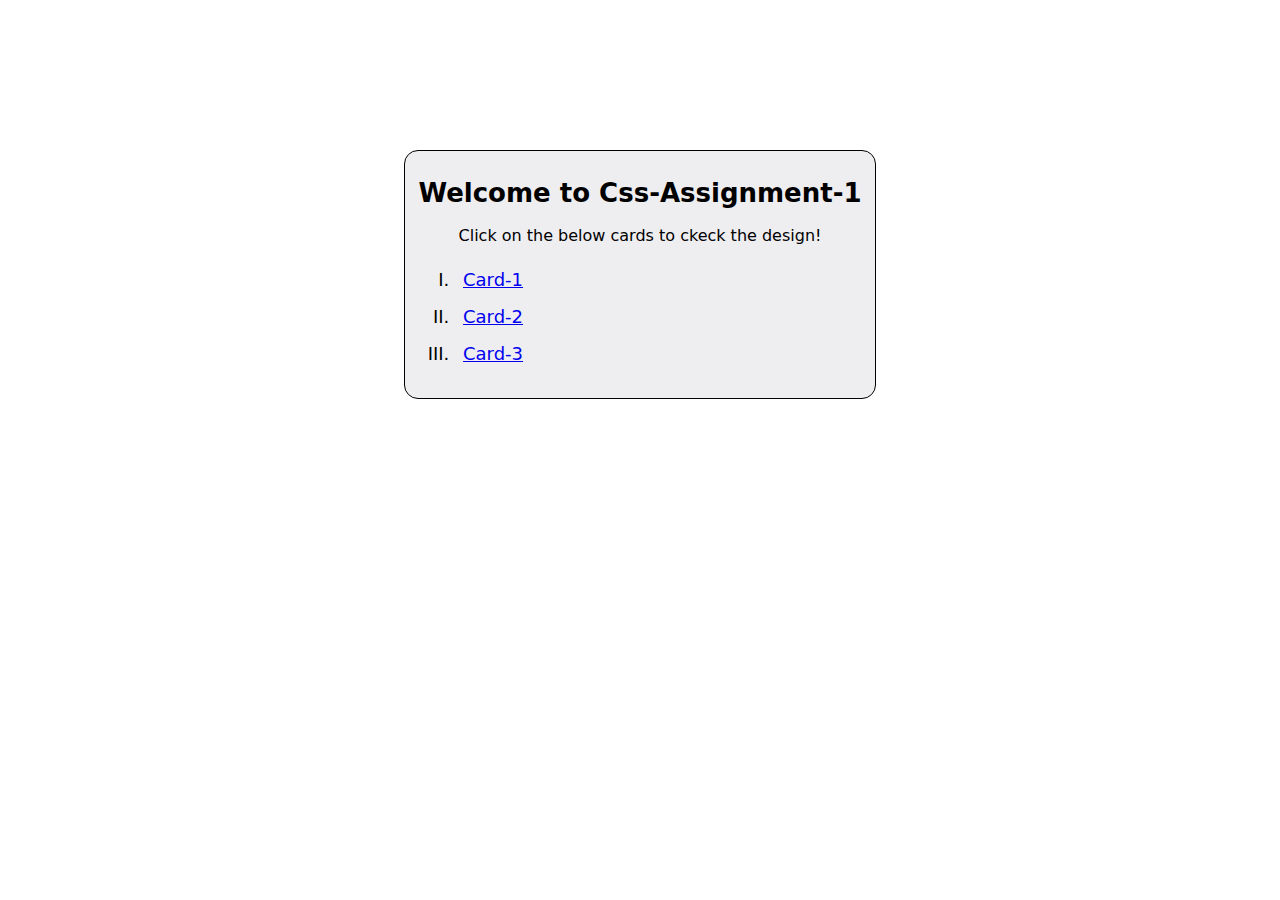
<file: CSS-Assignments/Assignment-1/Index.html>
<!DOCTYPE html>
<html lang="en">
<head>
    <meta charset="UTF-8">
    <meta name="viewport" content="width=device-width, initial-scale=1.0">
    <title>Intro to Css Assignement</title>
    <style>
        body{
            font-family: system-ui, -apple-system, BlinkMacSystemFont, 'Segoe UI', Roboto, Oxygen, Ubuntu, Cantarell, 'Open Sans', 'Helvetica Neue', sans-serif;
        }
        .box{
            width: 450px;
            border: 1px solid black;
            background-color: rgb(238,237,240);
            padding: 10px;
            margin: 150px auto;
            border-radius: 14px;
        }
        h1{
            text-align: center;
            font-size: 26px;
        }
        p{
            text-align: center;
            font-size: 16px;
        }
        ol > li{
            font-size: 18px;
            padding: 8px;
        }
    </style>
</head>
<body>
    <div class="box">
         <h1>Welcome to Css-Assignment-1</h1>
         <p>Click on the below cards to ckeck the design!</p>
            <ol type="I">
            <li><a href="card1.html" target="_blank">Card-1</a></li>
            <li><a href="card2.html" target="_blank">Card-2</a></li>
            <li><a href="card3.html" target="_blank">Card-3</a></li>
         </ol>
    </div>
   
</body>
</html>
</file>
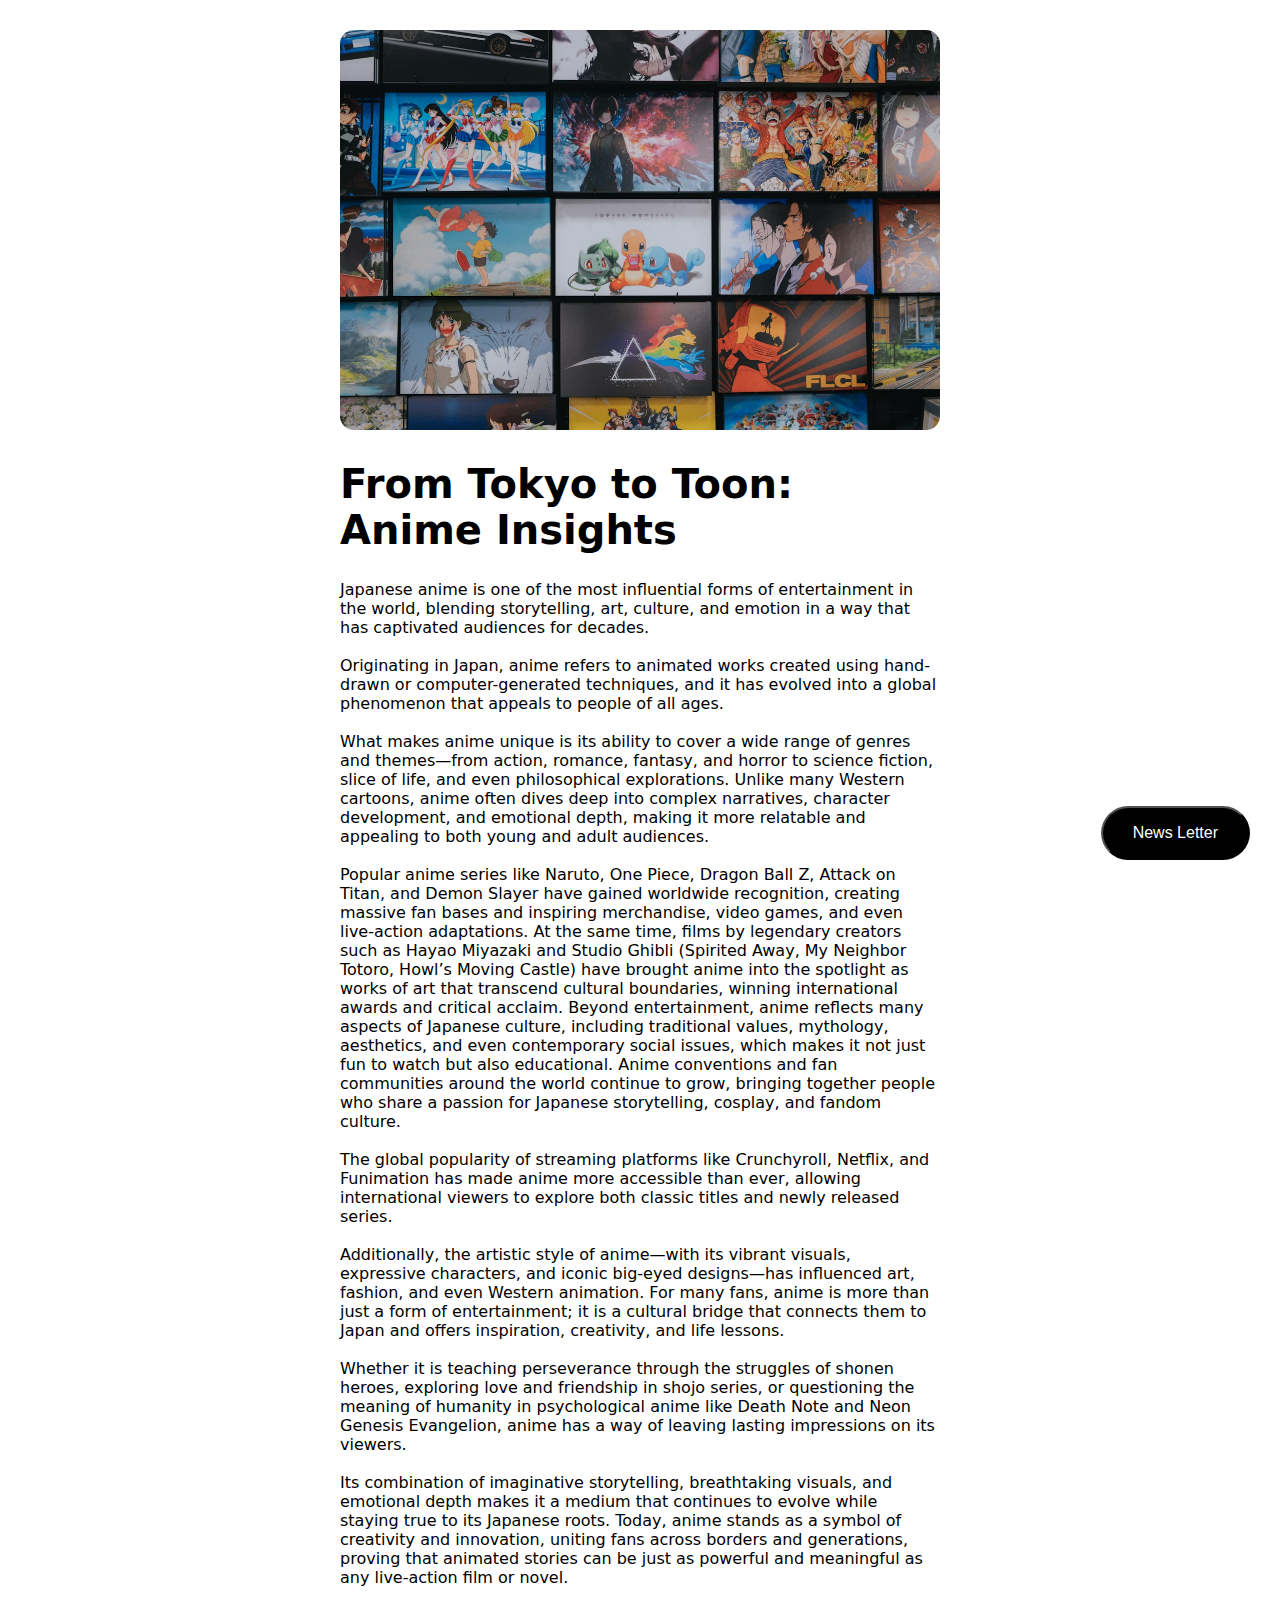
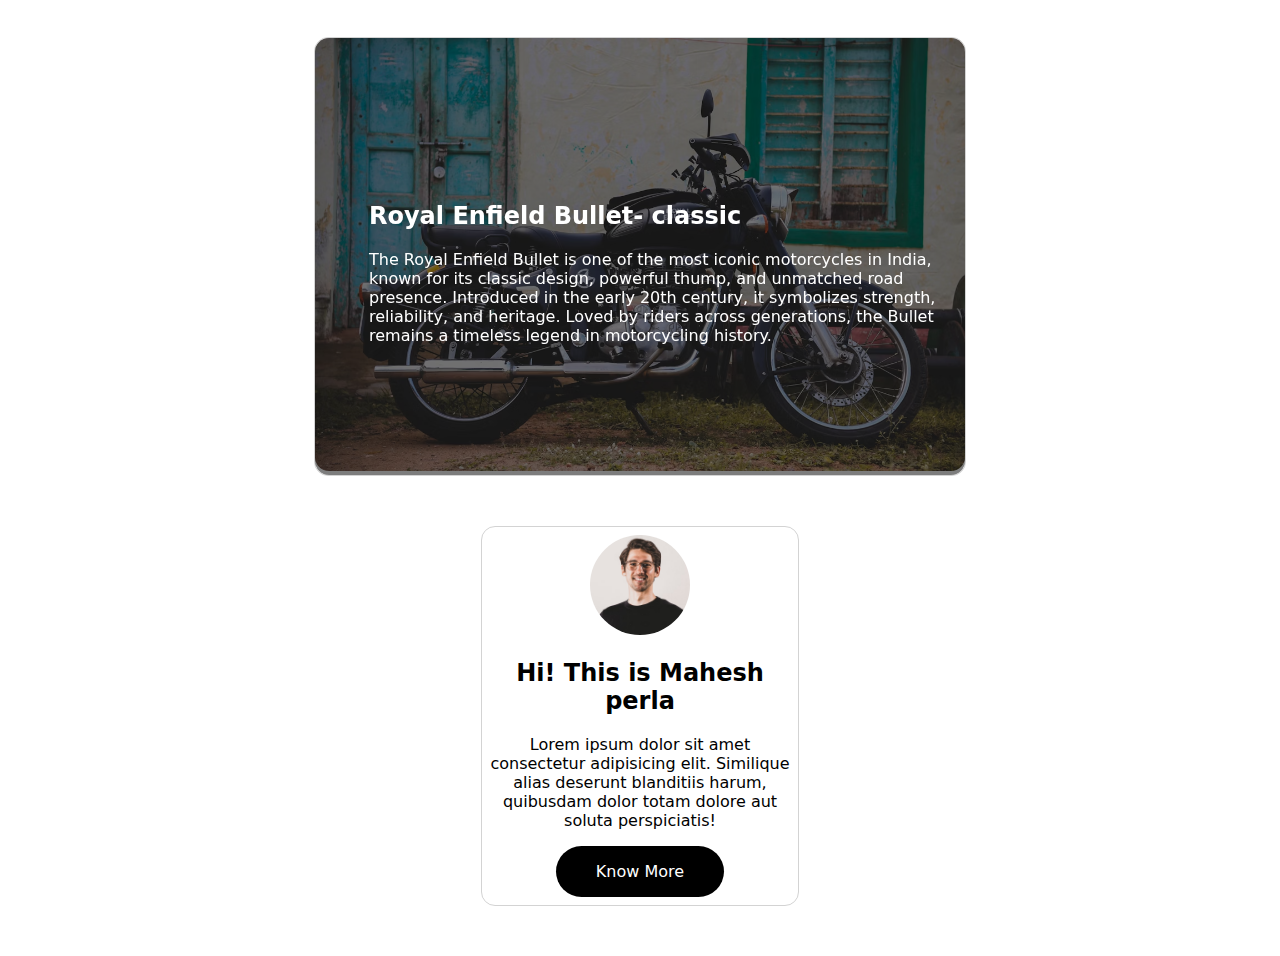
<file: CSS-Assignments/Assignment-2/index.html>
<!DOCTYPE html>
<html lang="en">
  <head>
    <meta charset="UTF-8" />
    <meta name="viewport" content="width=device-width, initial-scale=1.0" />
    <title>Assignment-Postions&display props</title>
    <link rel="stylesheet" href="index.css" />
  </head>
  <body>
    <!-- this includes all the topics covered from session with differnet
    examples. -->

    <!-- 1.craete a blog on Topic:Anime -->
    <div class="blog">
      <button class="newsletter-btn">News Letter</button>
      <img src="anime.avif" alt="" class="blog-img" />
      <h1 class="blog-title">From Tokyo to Toon: Anime Insights</h1>
      <p>
        Japanese anime is one of the most influential forms of entertainment in
        the world, blending storytelling, art, culture, and emotion in a way
        that has captivated audiences for decades. <br /><br />Originating in
        Japan, anime refers to animated works created using hand-drawn or
        computer-generated techniques, and it has evolved into a global
        phenomenon that appeals to people of all ages. <br /><br />What makes
        anime unique is its ability to cover a wide range of genres and
        themes—from action, romance, fantasy, and horror to science fiction,
        slice of life, and even philosophical explorations. Unlike many Western
        cartoons, anime often dives deep into complex narratives, character
        development, and emotional depth, making it more relatable and appealing
        to both young and adult audiences. <br /><br />
        Popular anime series like Naruto, One Piece, Dragon Ball Z, Attack on
        Titan, and Demon Slayer have gained worldwide recognition, creating
        massive fan bases and inspiring merchandise, video games, and even
        live-action adaptations. At the same time, films by legendary creators
        such as Hayao Miyazaki and Studio Ghibli (Spirited Away, My Neighbor
        Totoro, Howl’s Moving Castle) have brought anime into the spotlight as
        works of art that transcend cultural boundaries, winning international
        awards and critical acclaim. Beyond entertainment, anime reflects many
        aspects of Japanese culture, including traditional values, mythology,
        aesthetics, and even contemporary social issues, which makes it not just
        fun to watch but also educational. Anime conventions and fan communities
        around the world continue to grow, bringing together people who share a
        passion for Japanese storytelling, cosplay, and fandom culture.
        <br /><br />
        The global popularity of streaming platforms like Crunchyroll, Netflix,
        and Funimation has made anime more accessible than ever, allowing
        international viewers to explore both classic titles and newly released
        series. <br /><br />Additionally, the artistic style of anime—with its
        vibrant visuals, expressive characters, and iconic big-eyed designs—has
        influenced art, fashion, and even Western animation. For many fans,
        anime is more than just a form of entertainment; it is a cultural bridge
        that connects them to Japan and offers inspiration, creativity, and life
        lessons. <br /><br />Whether it is teaching perseverance through the
        struggles of shonen heroes, exploring love and friendship in shojo
        series, or questioning the meaning of humanity in psychological anime
        like Death Note and Neon Genesis Evangelion, anime has a way of leaving
        lasting impressions on its viewers.<br /><br />
        Its combination of imaginative storytelling, breathtaking visuals, and
        emotional depth makes it a medium that continues to evolve while staying
        true to its Japanese roots. Today, anime stands as a symbol of
        creativity and innovation, uniting fans across borders and generations,
        proving that animated stories can be just as powerful and meaningful as
        any live-action film or novel.
      </p>
    </div>

    <!-- create a card with postions props ie, abosolute and relative  -->

    <div class="card">
      <img src="motorcycle.avif" alt="" class="card-img" />
      <div class="text">
        <h2>Royal Enfield Bullet- classic</h2>
        <p>
          The Royal Enfield Bullet is one of the most iconic motorcycles in
          India, known for its classic design, powerful thump, and unmatched
          road presence. Introduced in the early 20th century, it symbolizes
          strength, reliability, and heritage. Loved by riders across
          generations, the Bullet remains a timeless legend in motorcycling
          history.
        </p>
      </div>
      <div class="transparent-layer"></div>
    </div>

    <!-- create a card realated display properties howw an anochor tag works ie, inline in nature -->

    <div class="card2 center">
      <img src="user.avif" alt="" class="user-img" />
      <h2>Hi! This is Mahesh perla</h2>
      <p>
        Lorem ipsum dolor sit amet consectetur adipisicing elit. Similique alias
        deserunt blanditiis harum, quibusdam dolor totam dolore aut soluta
        perspiciatis!
      </p>
      <a href="" class="link">Know More</a>
    </div>
  </body>
</html>
</file>
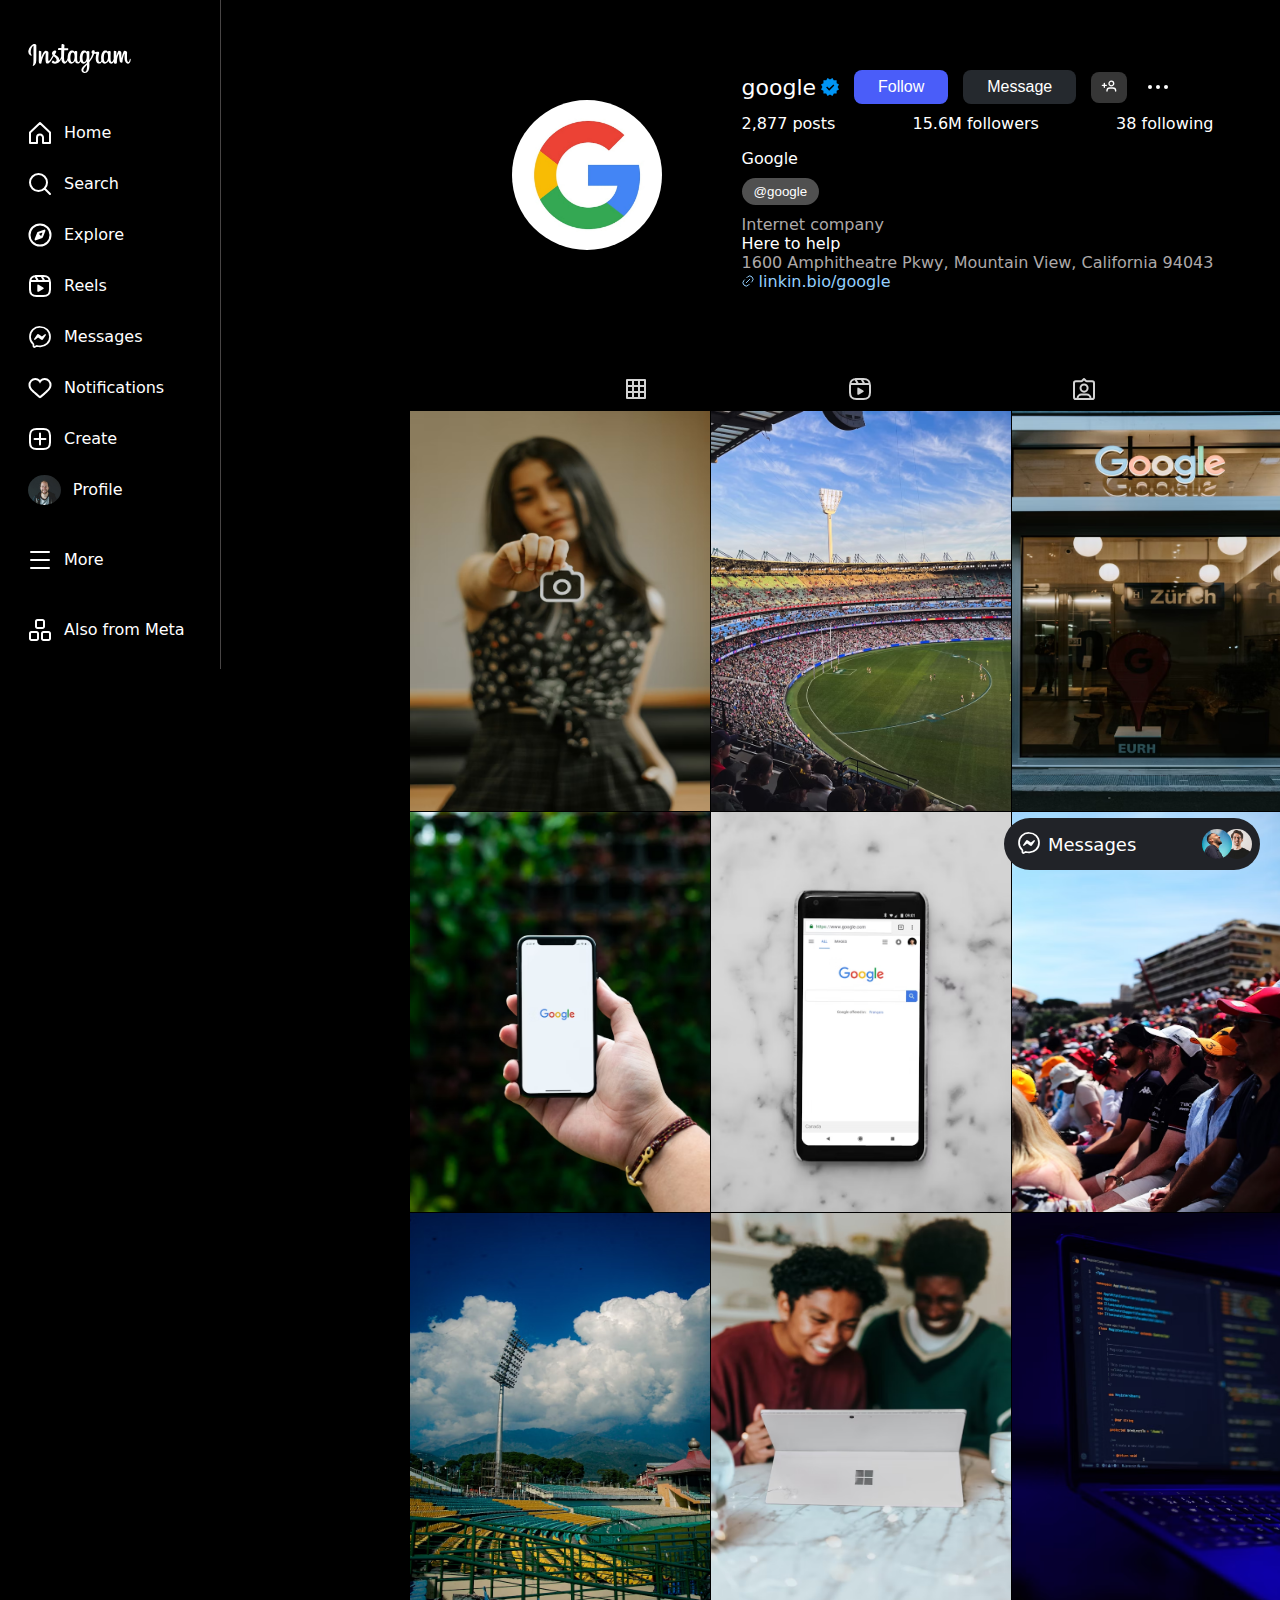
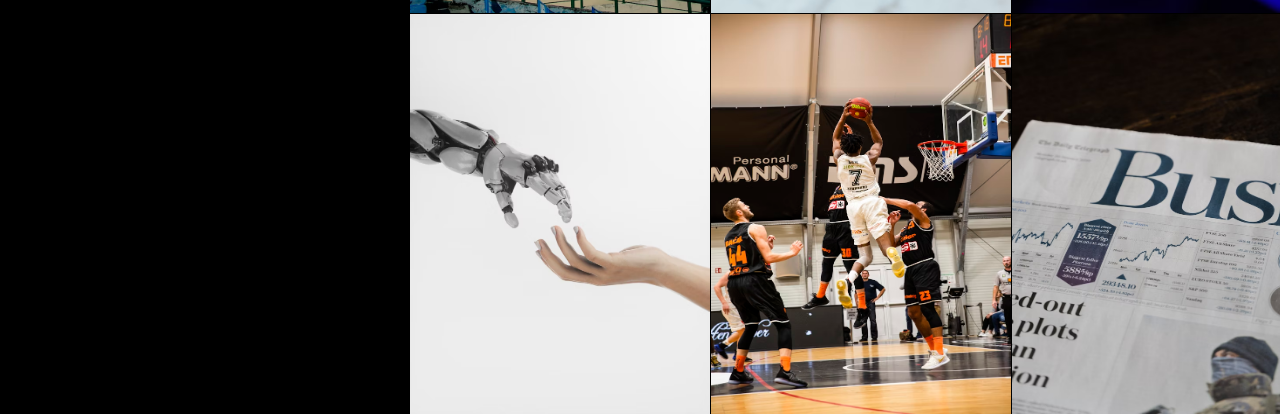
<file: CSS-Assignments/Assignment-3/index.html>
<!DOCTYPE html>
<html lang="en">
<head>
    <meta charset="UTF-8">
    <meta name="viewport" content="width=device-width, initial-scale=1.0">
    <title>FlexxBox Assignment</title>
    <link rel="stylesheet" href="index.css">
</head>
<body>
    

    <div class="page">


        <div class="side-bar">
            <div class="insta-logo">
              <svg width="103" height="29" fill="currentColor" aria-label="Instagram" class="x1lliihq x1n2onr6 x5n08af" viewBox="32 4 113 32"><path fill-rule="evenodd" d="M37.82 4.11c-2.32.97-4.86 3.7-5.66 7.13-1.02 4.34 3.21 6.17 3.56 5.57.4-.7-.76-.94-1-3.2-.3-2.9 1.05-6.16 2.75-7.58.32-.27.3.1.3.78l-.06 14.46c0 3.1-.13 4.07-.36 5.04-.23.98-.6 1.64-.33 1.9.32.28 1.68-.4 2.46-1.5a8.13 8.13 0 0 0 1.33-4.58c.07-2.06.06-5.33.07-7.19 0-1.7.03-6.71-.03-9.72-.02-.74-2.07-1.51-3.03-1.1Zm82.13 14.48a9.4 9.4 0 0 1-.88 3.75c-.85 1.72-2.63 2.25-3.39-.22-.4-1.34-.43-3.59-.13-5.47.3-1.9 1.14-3.35 2.53-3.22 1.38.13 2.02 1.9 1.87 5.16M96.8 28.57c-.02 2.67-.44 5.01-1.34 5.7-1.29.96-3 .23-2.65-1.72.31-1.72 1.8-3.48 4-5.64zm-.35-10a10.6 10.6 0 0 1-.88 3.77c-.85 1.72-2.64 2.25-3.39-.22-.5-1.69-.38-3.87-.13-5.25.33-1.78 1.12-3.44 2.53-3.44 1.38 0 2.06 1.5 1.87 5.14m-13.41-.02a9.5 9.5 0 0 1-.87 3.8c-.88 1.7-2.63 2.24-3.4-.23-.55-1.77-.36-4.2-.13-5.5.34-1.95 1.2-3.32 2.53-3.2 1.38.14 2.04 1.9 1.87 5.13m61.45 1.81c-.33 0-.49.35-.61.93-.44 2.02-.9 2.48-1.5 2.48-.66 0-1.26-1-1.42-3-.12-1.58-.1-4.48.06-7.37.03-.59-.14-1.17-1.73-1.75-.68-.25-1.68-.62-2.17.58a29.7 29.7 0 0 0-2.08 7.14c0 .06-.08.07-.1-.06-.07-.87-.26-2.46-.28-5.79 0-.65-.14-1.2-.86-1.65-.47-.3-1.88-.81-2.4-.2-.43.5-.94 1.87-1.47 3.48l-.74 2.2.01-4.88c0-.5-.34-.67-.45-.7a9.5 9.5 0 0 0-1.8-.37c-.48 0-.6.27-.6.67 0 .05-.08 4.65-.08 7.87v.46c-.27 1.48-1.14 3.49-2.09 3.49s-1.4-.84-1.4-4.68c0-2.24.07-3.21.1-4.83.02-.94.06-1.65.06-1.81-.01-.5-.87-.75-1.27-.85-.4-.09-.76-.13-1.03-.11-.4.02-.67.27-.67.62v.55a3.7 3.7 0 0 0-1.83-1.49c-1.44-.43-2.94-.05-4.07 1.53a9.3 9.3 0 0 0-1.66 4.73c-.16 1.5-.1 3.01.17 4.3-.33 1.44-.96 2.04-1.64 2.04-.99 0-1.7-1.62-1.62-4.4.06-1.84.42-3.13.82-4.99.17-.8.04-1.2-.31-1.6-.32-.37-1-.56-1.99-.33-.7.16-1.7.34-2.6.47 0 0 .05-.21.1-.6.23-2.03-1.98-1.87-2.69-1.22-.42.39-.7.84-.82 1.67-.17 1.3.9 1.91.9 1.91a22.2 22.2 0 0 1-3.4 7.23v-.7c-.01-3.36.03-6 .05-6.95.02-.94.06-1.63.06-1.8 0-.36-.22-.5-.66-.67-.4-.16-.86-.26-1.34-.3-.6-.05-.97.27-.96.65v.52a3.7 3.7 0 0 0-1.84-1.49c-1.44-.43-2.94-.05-4.07 1.53a10.1 10.1 0 0 0-1.66 4.72c-.15 1.57-.13 2.9.09 4.04-.23 1.13-.89 2.3-1.63 2.3-.95 0-1.5-.83-1.5-4.67 0-2.24.07-3.21.1-4.83.02-.94.06-1.65.06-1.81 0-.5-.87-.75-1.27-.85-.42-.1-.79-.13-1.06-.1-.37.02-.63.35-.63.6v.56a3.7 3.7 0 0 0-1.84-1.49c-1.44-.43-2.93-.04-4.07 1.53-.75 1.03-1.35 2.17-1.66 4.7a16 16 0 0 0-.12 2.04c-.3 1.81-1.61 3.9-2.68 3.9-.63 0-1.23-1.21-1.23-3.8 0-3.45.22-8.36.25-8.83l1.62-.03c.68 0 1.29.01 2.19-.04.45-.02.88-1.64.42-1.84-.21-.09-1.7-.17-2.3-.18-.5-.01-1.88-.11-1.88-.11s.13-3.26.16-3.6c.02-.3-.35-.44-.57-.53a7.8 7.8 0 0 0-1.53-.44c-.76-.15-1.1 0-1.17.64-.1.97-.15 3.82-.15 3.82-.56 0-2.47-.11-3.02-.11-.52 0-1.08 2.22-.36 2.25l3.2.09-.03 6.53v.47c-.53 2.73-2.37 4.2-2.37 4.2.4-1.8-.42-3.15-1.87-4.3-.54-.42-1.6-1.22-2.79-2.1 0 0 .69-.68 1.3-2.04.43-.96.45-2.06-.61-2.3-1.75-.41-3.2.87-3.63 2.25a2.61 2.61 0 0 0 .5 2.66l.15.19c-.4.76-.94 1.78-1.4 2.58-1.27 2.2-2.24 3.95-2.97 3.95-.58 0-.57-1.77-.57-3.43 0-1.43.1-3.58.19-5.8.03-.74-.34-1.16-.96-1.54a4.3 4.3 0 0 0-1.64-.69c-.7 0-2.7.1-4.6 5.57-.23.69-.7 1.94-.7 1.94l.04-6.57c0-.16-.08-.3-.27-.4a4.7 4.7 0 0 0-1.93-.54c-.36 0-.54.17-.54.5l-.07 10.3c0 .78.02 1.69.1 2.09s.2.72.36.91c.15.2.33.34.62.4.28.06 1.78.25 1.86-.32.1-.69.1-1.43.89-4.2 1.22-4.31 2.82-6.42 3.58-7.16.13-.14.28-.14.27.07l-.22 5.32c-.2 5.37.78 6.36 2.17 6.36 1.07 0 2.58-1.06 4.2-3.74l2.7-4.5 1.58 1.46c1.28 1.2 1.7 2.36 1.42 3.45-.21.83-1.02 1.7-2.44.86-.42-.25-.6-.44-1.01-.71-.23-.15-.57-.2-.78-.04-.53.4-.84.92-1.01 1.55-.17.61.45.94 1.09 1.22.55.25 1.74.47 2.5.5 2.94.1 5.3-1.42 6.94-5.34.3 3.38 1.55 5.3 3.72 5.3 1.45 0 2.91-1.88 3.55-3.72.18.75.45 1.4.8 1.96 1.68 2.65 4.93 2.07 6.56-.18.5-.69.58-.94.58-.94a3.07 3.07 0 0 0 2.94 2.87c1.1 0 2.23-.52 3.03-2.31.09.2.2.38.3.56 1.68 2.65 4.93 2.07 6.56-.18l.2-.28.05 1.4-1.5 1.37c-2.52 2.3-4.44 4.05-4.58 6.09-.18 2.6 1.93 3.56 3.53 3.69a4.5 4.5 0 0 0 4.04-2.11c.78-1.15 1.3-3.63 1.26-6.08l-.06-3.56a28.6 28.6 0 0 0 5.42-9.44s.93.01 1.92-.05c.32-.02.41.04.35.27-.07.28-1.25 4.84-.17 7.88.74 2.08 2.4 2.75 3.4 2.75 1.15 0 2.26-.87 2.85-2.17l.23.42c1.68 2.65 4.92 2.07 6.56-.18.37-.5.58-.94.58-.94.36 2.2 2.07 2.88 3.05 2.88 1.02 0 2-.42 2.78-2.28.03.82.08 1.49.16 1.7.05.13.34.3.56.37.93.34 1.88.18 2.24.11.24-.05.43-.25.46-.75.07-1.33.03-3.56.43-5.21.67-2.79 1.3-3.87 1.6-4.4.17-.3.36-.35.37-.03.01.64.04 2.52.3 5.05.2 1.86.46 2.96.65 3.3.57 1 1.27 1.05 1.83 1.05.36 0 1.12-.1 1.05-.73-.03-.31.02-2.22.7-4.96.43-1.79 1.15-3.4 1.41-4 .1-.21.15-.04.15 0-.06 1.22-.18 5.25.32 7.46.68 2.98 2.65 3.32 3.34 3.32 1.47 0 2.67-1.12 3.07-4.05.1-.7-.05-1.25-.48-1.25" clip-rule="evenodd"/></svg>
            </div>
            <div class="icons">
               <svg width="24" height="24" fill="currentColor" aria-label="Home" class="x1lliihq x1n2onr6 x5n08af"><path fill="none" stroke="currentColor" stroke-linejoin="round" stroke-width="2" d="M9.005 16.545a2.997 2.997 0 0 1 2.997-2.997A2.997 2.997 0 0 1 15 16.545V22h7V11.543L12 2 2 11.543V22h7.005Z"/></svg>
               <p>Home</p>
            </div>
            <div class="icons">
               <svg width="24" height="24" fill="currentColor" aria-label="Search" class="x1lliihq x1n2onr6 x5n08af"><path fill="none" stroke="currentColor" stroke-linecap="round" stroke-linejoin="round" stroke-width="2" d="M19 10.5A8.5 8.5 0 1 1 10.5 2a8.5 8.5 0 0 1 8.5 8.5M16.511 16.511 22 22"/></svg>
               <p>Search</p>
            </div>
            <div class="icons">
              <svg width="24" height="24" fill="currentColor" aria-label="Explore" class="x1lliihq x1n2onr6 x5n08af"><path fill="none" stroke="currentColor" stroke-linecap="round" stroke-linejoin="round" stroke-width="2" d="m13.941 13.953-6.36 2.471 2.479-6.368 6.36-2.471z"/><path fill-rule="evenodd" d="m10.06 10.056 3.889 3.889-6.368 2.479z"/><circle cx="12.001" cy="12.005" r="10.5" fill="none" stroke="currentColor" stroke-linecap="round" stroke-linejoin="round" stroke-width="2"/></svg>
              <p>Explore</p>
            </div>
            <div class="icons">
              <svg width="24" height="24" fill="currentColor" aria-label="Reels" class="x1lliihq x1n2onr6 x5n08af"><path fill="none" stroke="currentColor" stroke-linejoin="round" stroke-width="2" d="M2.049 7.002H21.95"/><path fill="none" stroke="currentColor" stroke-linecap="round" stroke-linejoin="round" stroke-width="2" d="m13.504 2.001 2.858 5.001M7.207 2.11l2.795 4.892M2 12.001v3.449c0 2.849.698 4.006 1.606 4.945.94.908 2.098 1.607 4.946 1.607h6.896c2.848 0 4.006-.699 4.946-1.607.908-.939 1.606-2.096 1.606-4.945V8.552c0-2.848-.698-4.006-1.606-4.945C19.454 2.699 18.296 2 15.448 2H8.552c-2.848 0-4.006.699-4.946 1.607C2.698 4.546 2 5.704 2 8.552Z"/><path fill-rule="evenodd" d="M9.763 17.664a.91.91 0 0 1-.454-.787V11.63a.91.91 0 0 1 1.364-.788l4.545 2.624a.91.91 0 0 1 0 1.575l-4.545 2.624a.91.91 0 0 1-.91 0Z"/></svg>
              <p>Reels</p>
            </div>
            <div class="icons">
              <svg width="24" height="24" fill="currentColor" aria-label="Messenger" class="x1lliihq x1n2onr6 x5n08af"><path fill="none" stroke="currentColor" stroke-miterlimit="10" stroke-width="1.739" d="M12.003 2.001a9.705 9.705 0 1 1 0 19.4 10.9 10.9 0 0 1-2.895-.384.8.8 0 0 0-.533.04l-1.984.876a.8.8 0 0 1-1.123-.708l-.054-1.78a.8.8 0 0 0-.27-.569 9.5 9.5 0 0 1-3.14-7.175 9.65 9.65 0 0 1 10-9.7Z"/><path fill-rule="evenodd" d="M17.79 10.132a.659.659 0 0 0-.962-.873l-2.556 2.05a.63.63 0 0 1-.758.002L11.06 9.47a1.576 1.576 0 0 0-2.277.42l-2.567 3.98a.659.659 0 0 0 .961.875l2.556-2.049a.63.63 0 0 1 .759-.002l2.452 1.84a1.576 1.576 0 0 0 2.278-.42Z"/></svg>
              <p>Messages</p>
            </div>
            <div class="icons">
              <svg width="24" height="24" fill="currentColor" aria-label="Notifications" class="x1lliihq x1n2onr6 x5n08af"><path d="M16.792 3.904A4.99 4.99 0 0 1 21.5 9.122c0 3.072-2.652 4.959-5.197 7.222-2.512 2.243-3.865 3.469-4.303 3.752-.477-.309-2.143-1.823-4.303-3.752C5.141 14.072 2.5 12.167 2.5 9.122a4.99 4.99 0 0 1 4.708-5.218 4.21 4.21 0 0 1 3.675 1.941c.84 1.175.98 1.763 1.12 1.763s.278-.588 1.11-1.766a4.17 4.17 0 0 1 3.679-1.938m0-2a6.04 6.04 0 0 0-4.797 2.127 6.05 6.05 0 0 0-4.787-2.127A6.985 6.985 0 0 0 .5 9.122c0 3.61 2.55 5.827 5.015 7.97q.426.368.853.747l1.027.918a45 45 0 0 0 3.518 3.018 2 2 0 0 0 2.174 0 45 45 0 0 0 3.626-3.115l.922-.824q.441-.39.885-.774c2.334-2.025 4.98-4.32 4.98-7.94a6.985 6.985 0 0 0-6.708-7.218"/></svg>
              <p>Notifications</p>
            </div>
            <div class="icons">
              <svg width="24" height="24" fill="currentColor" aria-label="New post" class="x1lliihq x1n2onr6 x5n08af"><path fill="none" stroke="currentColor" stroke-linecap="round" stroke-linejoin="round" stroke-width="2" d="M2 12v3.45c0 2.849.698 4.005 1.606 4.944.94.909 2.098 1.608 4.946 1.608h6.896c2.848 0 4.006-.7 4.946-1.608C21.302 19.455 22 18.3 22 15.45V8.552c0-2.849-.698-4.006-1.606-4.945C19.454 2.7 18.296 2 15.448 2H8.552c-2.848 0-4.006.699-4.946 1.607C2.698 4.547 2 5.703 2 8.552ZM6.545 12.001h10.91M12.003 6.545v10.91"/></svg>
              <p>Create</p>
            </div>
            <div class="icons">
              <img src="all-images/avatar.avif" alt="" class="avatar">
              <p>Profile</p>
            </div>

            <div class="seperate-batch">
                <div class="icons">
                   <svg width="24" height="24" fill="currentColor" aria-label="Settings" class="x1lliihq x1n2onr6 x5n08af"><path fill="none" stroke="currentColor" stroke-linecap="round" stroke-linejoin="round" stroke-width="2" d="M3 4h18M3 12h18M3 20h18"/></svg>
                   <p>More</p>
                </div>
            </div>
            <div class="icons">
              <svg width="24" height="24" fill="currentColor" aria-label="Also from Meta" class="x1lliihq x1n2onr6 x5n08af"><path d="M9.5 11h5c1.379 0 2.5-1.122 2.5-2.5v-5C17 2.122 15.879 1 14.5 1h-5A2.503 2.503 0 0 0 7 3.5v5C7 9.878 8.12 11 9.5 11M9 3.5a.5.5 0 0 1 .5-.5h5a.5.5 0 0 1 .5.5v5a.5.5 0 0 1-.5.5h-5a.5.5 0 0 1-.5-.5zM8.499 13h-5a2.503 2.503 0 0 0-2.5 2.5v5c0 1.378 1.12 2.5 2.5 2.5h5c1.379 0 2.5-1.122 2.5-2.5v-5c0-1.378-1.121-2.5-2.5-2.5m.5 7.5a.5.5 0 0 1-.5.5h-5a.5.5 0 0 1-.5-.5v-5a.5.5 0 0 1 .5-.5h5a.5.5 0 0 1 .5.5zm11.5-7.5h-5a2.503 2.503 0 0 0-2.5 2.5v5c0 1.378 1.12 2.5 2.5 2.5h5c1.379 0 2.5-1.122 2.5-2.5v-5c0-1.378-1.121-2.5-2.5-2.5m.5 7.5a.5.5 0 0 1-.5.5h-5a.5.5 0 0 1-.5-.5v-5a.5.5 0 0 1 .5-.5h5a.5.5 0 0 1 .5.5z"/></svg>
              <p>Also from Meta</p>
            </div> 
        </div>
    


        <div class="main-box">
            <div class="top-content">
                <img src="all-images/google.jpg" alt="" class="google-logo">
                <div class="box">
                    <div class="set-1">
                        <div class="title-icon">
                           <div>google</div>
                           <svg width="18" height="18" fill="#0095F6" aria-label="Verified" class="x1lliihq x1n2onr6" viewBox="0 0 40 40"><path fill-rule="evenodd" d="M19.998 3.094 14.638 0l-2.972 5.15H5.432v6.354L0 14.64 3.094 20 0 25.359l5.432 3.137v5.905h5.975L14.638 40l5.36-3.094L25.358 40l3.232-5.6h6.162v-6.01L40 25.359 36.905 20 40 14.641l-5.248-3.03v-6.46h-6.419L25.358 0zm7.415 11.225 2.254 2.287-11.43 11.5-6.835-6.93 2.244-2.258 4.587 4.581z"/></svg>
                        </div>
                        <button class="follow">Follow</button>
                        <button class="message">Message</button>
                        <button class="add-friend">
                         <svg width="16" height="16" fill="currentColor" aria-label="Similar accounts" class="x1lliihq x1n2onr6 x5n08af" viewBox="0 0 24 24"><path fill="none" stroke="currentColor" stroke-miterlimit="10" stroke-width="2" d="M19.006 8.252a3.5 3.5 0 1 1-3.499-3.5 3.5 3.5 0 0 1 3.5 3.5Z"/><path fill="none" stroke="currentColor" stroke-linecap="round" stroke-linejoin="round" stroke-width="2" d="M22 19.5v-.447a4.05 4.05 0 0 0-4.05-4.049h-4.906a4.05 4.05 0 0 0-4.049 4.049v.447"/><path fill="none" stroke="currentColor" stroke-linecap="round" stroke-miterlimit="10" stroke-width="2" d="M5.001 7.998v6.005M8.004 11H2.003"/></svg>
                        </button>
                        <svg width="32" height="32" style="background-color: black; color:white" fill="currentColor" aria-label="Options" class="x1lliihq x1n2onr6 x5n08af" viewBox="0 0 24 24"><circle cx="12" cy="12" r="1.5"/><circle cx="6" cy="12" r="1.5"/><circle cx="18" cy="12" r="1.5"/></svg>
                    </div>

                    <div class="set-2">
                      <div>2,877 posts</div>
                      <div>15.6M followers</div>
                      <div>38 following</div>
                    </div>

                    <div class="set-3">
                        <ul type="none" style="padding: 0px;">
                          <li>Google</li>
                          <li><button class="google-btn">@google</button></li>
                          <li style="color: rgb(173, 169, 169);">Internet company</li>
                          <li>Here to help</li>
                          <li style="color: rgb(173, 169, 169);">1600 Amphitheatre Pkwy, Mountain View, California 94043</li>
                          <li><a href="" style="text-decoration: none; color:rgb(148,208,255);"><svg width="12" height="12" fill="currentColor" aria-label="Link icon" class="x1lliihq x1n2onr6 x7l2uk3" viewBox="0 0 24 24"><path fill="none" stroke="currentColor" stroke-linecap="round" stroke-linejoin="round" stroke-width="2" d="m9.726 5.123 1.228-1.228a6.47 6.47 0 0 1 9.15 9.152l-1.227 1.227m-4.603 4.603-1.228 1.228a6.47 6.47 0 0 1-9.15-9.152l1.227-1.227M8.471 15.529l7.058-7.058"/></svg> linkin.bio/google</a></li>
                        </ul>
                    </div>
                
                </div>
            </div>
            <div class="icons-top-posts">
                <svg width="24" height="24" fill="currentColor" class="x14rh7hd" style="--x-color:rgb(var(--ig-primary-icon))"><path fill="none" stroke="currentColor" stroke-linecap="round" stroke-linejoin="round" stroke-width="2" d="M3 3h18v18H3zM9.015 3v18M14.985 3v18M21 9.015H3M21 14.985H3"/></svg>
                <svg width="24" height="24" fill="currentColor" aria-label="Reels" class="x1lliihq x1n2onr6 x5n08af"><path fill="none" stroke="currentColor" stroke-linejoin="round" stroke-width="2" d="M2.049 7.002H21.95"/><path fill="none" stroke="currentColor" stroke-linecap="round" stroke-linejoin="round" stroke-width="2" d="m13.504 2.001 2.858 5.001M7.207 2.11l2.795 4.892M2 12.001v3.449c0 2.849.698 4.006 1.606 4.945.94.908 2.098 1.607 4.946 1.607h6.896c2.848 0 4.006-.699 4.946-1.607.908-.939 1.606-2.096 1.606-4.945V8.552c0-2.848-.698-4.006-1.606-4.945C19.454 2.699 18.296 2 15.448 2H8.552c-2.848 0-4.006.699-4.946 1.607C2.698 4.546 2 5.704 2 8.552Z"/><path fill-rule="evenodd" d="M9.763 17.664a.91.91 0 0 1-.454-.787V11.63a.91.91 0 0 1 1.364-.788l4.545 2.624a.91.91 0 0 1 0 1.575l-4.545 2.624a.91.91 0 0 1-.91 0Z"/></svg>
                <svg width="24" height="24" fill="currentColor" class="x14rh7hd" style="--x-color:rgb(var(--ig-secondary-icon))"><path fill="none" stroke="currentColor" stroke-linecap="round" stroke-linejoin="round" stroke-width="2" d="M10.201 3.797 12 1.997l1.799 1.8a1.6 1.6 0 0 0 1.124.465h5.259A1.82 1.82 0 0 1 22 6.08v14.104a1.82 1.82 0 0 1-1.818 1.818H3.818A1.82 1.82 0 0 1 2 20.184V6.08a1.82 1.82 0 0 1 1.818-1.818h5.26a1.6 1.6 0 0 0 1.123-.465"/><g fill="none" stroke="currentColor" stroke-linecap="round" stroke-linejoin="round" stroke-width="2"><path d="M18.598 22.002V21.4a3.95 3.95 0 0 0-3.948-3.949H9.495A3.95 3.95 0 0 0 5.546 21.4v.603"/><circle cx="12.072" cy="11.075" r="3.556"/></g></svg>
                
            </div>
            
            <div class="posts">
                <div class="card">
                    <img src="all-images/post1.avif" alt="post1" class="post-img">
                    <img src="all-images/post2.avif" alt="post1"  class="post-img">
                    <img src="all-images/post3.avif" alt="post1" class="post-img">
                    <img src="all-images/post4.avif" alt="post1" class="post-img">
                    <img src="all-images/post5.avif" alt="post1" class="post-img">
                    <img src="all-images/post6.avif" alt="post1" class="post-img">
                    <img src="all-images/post7.avif" alt="post1" class="post-img">
                    <img src="all-images/post8.avif" alt="post1"  class="post-img">
                    <img src="all-images/post9.avif" alt="post1" class="post-img">
                    <img src="all-images/post10.avif" alt="post1" class="post-img">
                    <img src="all-images/post11.avif" alt="post1" class="post-img">
                    <img src="all-images/post12.avif" alt="post1" class="post-img">
                </div>
            </div>
                       
        </div>        
    </div>


    <div class="chat-btn">
        <div class="btn-grp1">
          <svg width="26" height="26" fill="currentColor" aria-label="Messenger" class="x1lliihq x1n2onr6 x5n08af"><path fill="none" stroke="currentColor" stroke-miterlimit="10" stroke-width="1.739" d="M12.003 2.001a9.705 9.705 0 1 1 0 19.4 10.9 10.9 0 0 1-2.895-.384.8.8 0 0 0-.533.04l-1.984.876a.8.8 0 0 1-1.123-.708l-.054-1.78a.8.8 0 0 0-.27-.569 9.5 9.5 0 0 1-3.14-7.175 9.65 9.65 0 0 1 10-9.7Z"/><path fill-rule="evenodd" d="M17.79 10.132a.659.659 0 0 0-.962-.873l-2.556 2.05a.63.63 0 0 1-.758.002L11.06 9.47a1.576 1.576 0 0 0-2.277.42l-2.567 3.98a.659.659 0 0 0 .961.875l2.556-2.049a.63.63 0 0 1 .759-.002l2.452 1.84a1.576 1.576 0 0 0 2.278-.42Z"/></svg>
          <span>Messages</span>
        </div>
        <div class="avatar-collide">
          <img src="all-images/btn-avatar1.avif" alt="" class="btn-avatar1">
          <img src="all-images/btn-avatar2.avif" alt="" class="btn-avatar2">
        </div>
    </div>



</body>
</html>
</file>
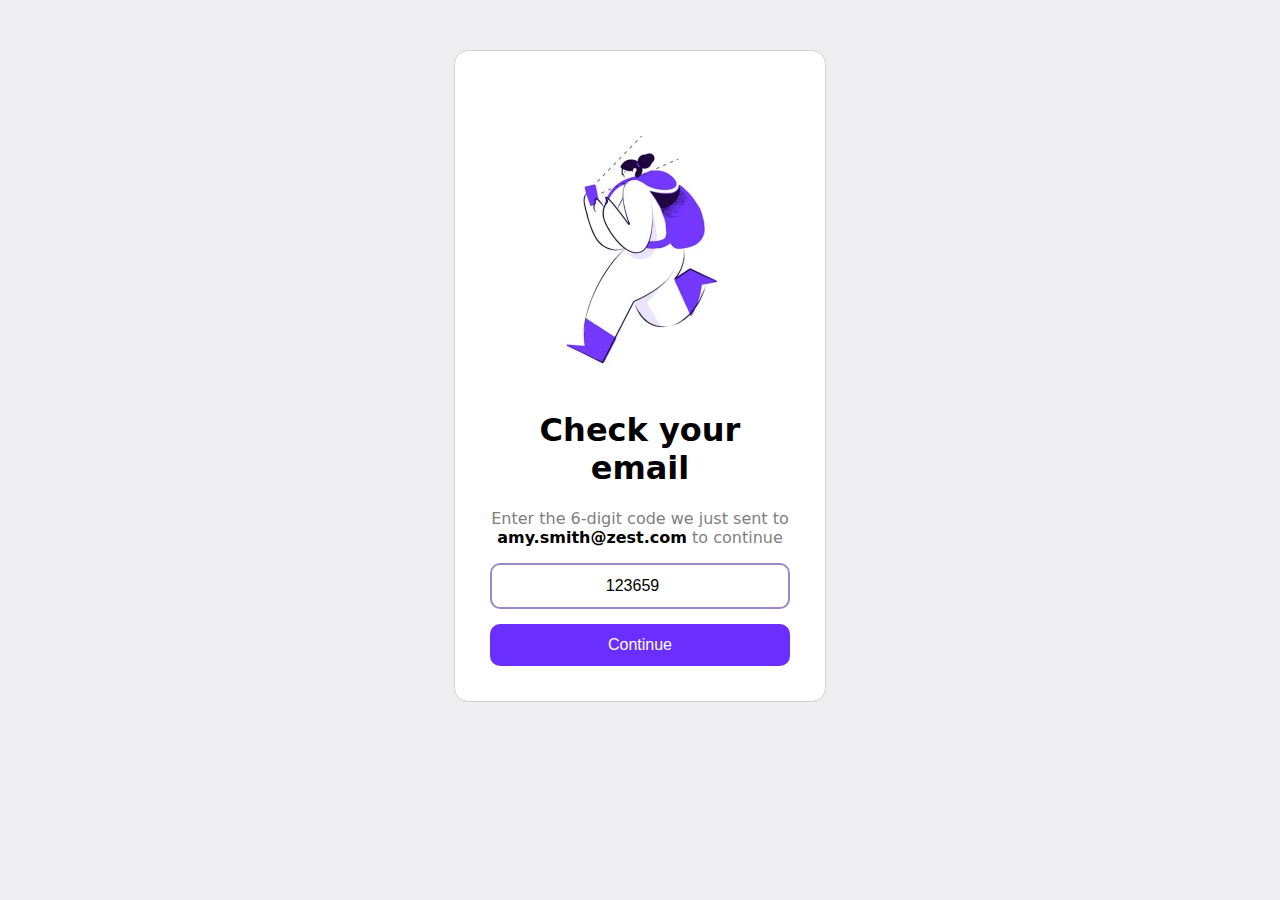
<file: CSS-Assignments/Assignment-1/card1.html>
<!DOCTYPE html>
<html lang="en">
  <head>
    <meta charset="UTF-8" />
    <meta name="viewport" content="width=device-width, initial-scale=1.0" />
    <title>Card-1</title>
    <link rel="stylesheet" href="cards.css" />
  </head>
  <body>
    <div class="card1 center">
      <img src="allcards-images/card1-img.jpg" alt="" class="card1-img" />
      <h1>Check your email</h1>
      <p style="color: grey;">
        Enter the 6-digit code we just sent to
        <span style="color: black; font-weight: 600">amy.smith@zest.com</span> to continue
      </p>

      <input type="number" value="123659"  class="input"/>
      <button class="btn1">Continue</button>
    </div>
  </body>
</html>
</file>
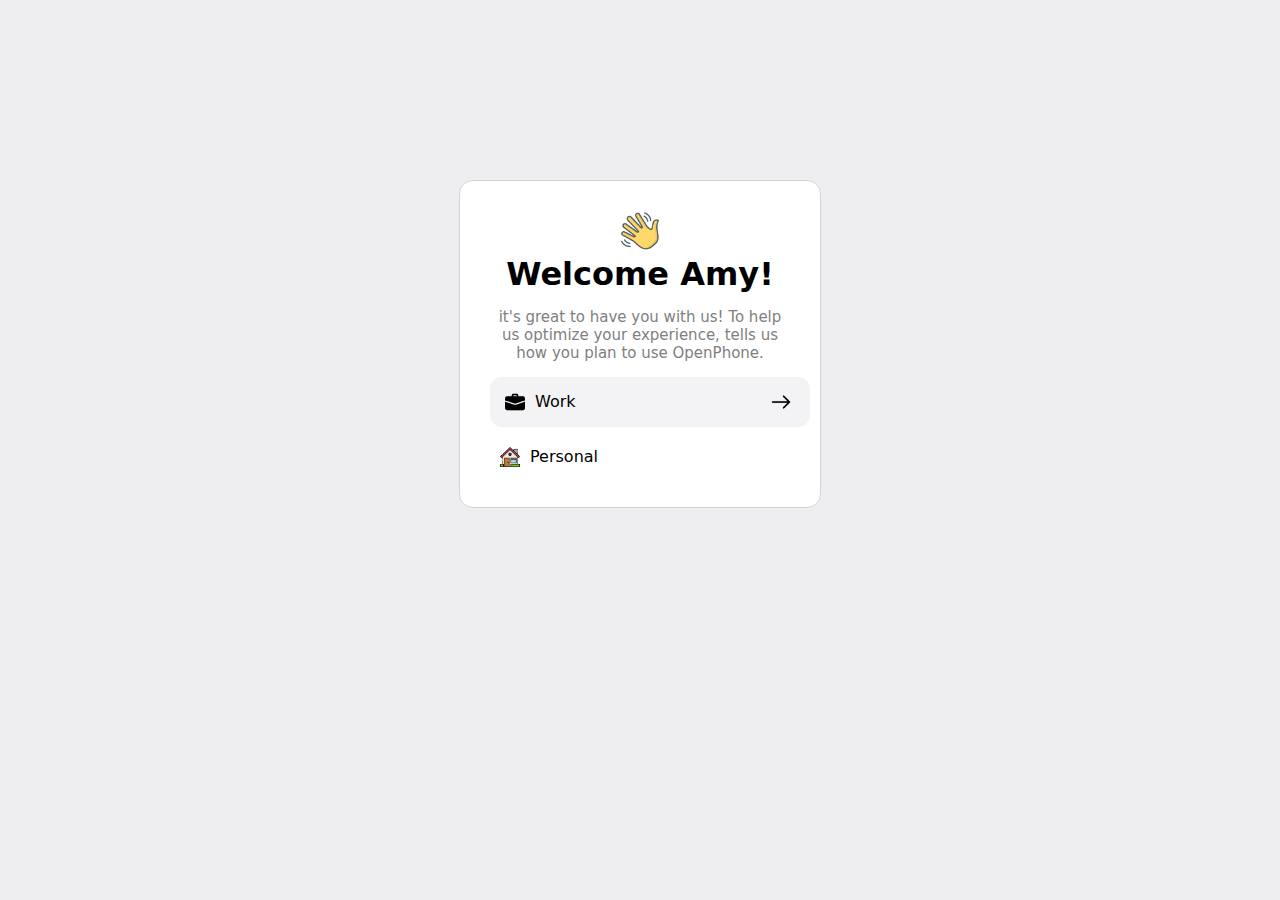
<file: CSS-Assignments/Assignment-1/card2.html>
<!DOCTYPE html>
<html lang="en">
  <head>
    <meta charset="UTF-8" />
    <meta name="viewport" content="width=device-width, initial-scale=1.0" />
    <title>Card-2</title>
    <link rel="stylesheet" href="cards.css">
  </head>
  <body>
    <div class="card2 center">
      <img src="allcards-images/wave.png" alt="" height="40px" />
      <div class="center">
        <h1 style="margin: 0;">Welcome Amy!</h1>
      <p class="para-card2">
        it's great to have you with us! To help us optimize your experience,
        tells us how you plan to use OpenPhone.
      </p>

      <div class="work">
        <img src="allcards-images/suitcase.png" alt="" class="icon">
        <p class="text">Work</p>
        <img src="allcards-images/next.png" alt="" class="icon2">
      </div>

      <div class="personal">
        <img src="allcards-images/house.png" alt="" class="icon">
        <p class="text">Personal</p>
      </div>
      </div>
    </div>
  </body>
</html>
</file>
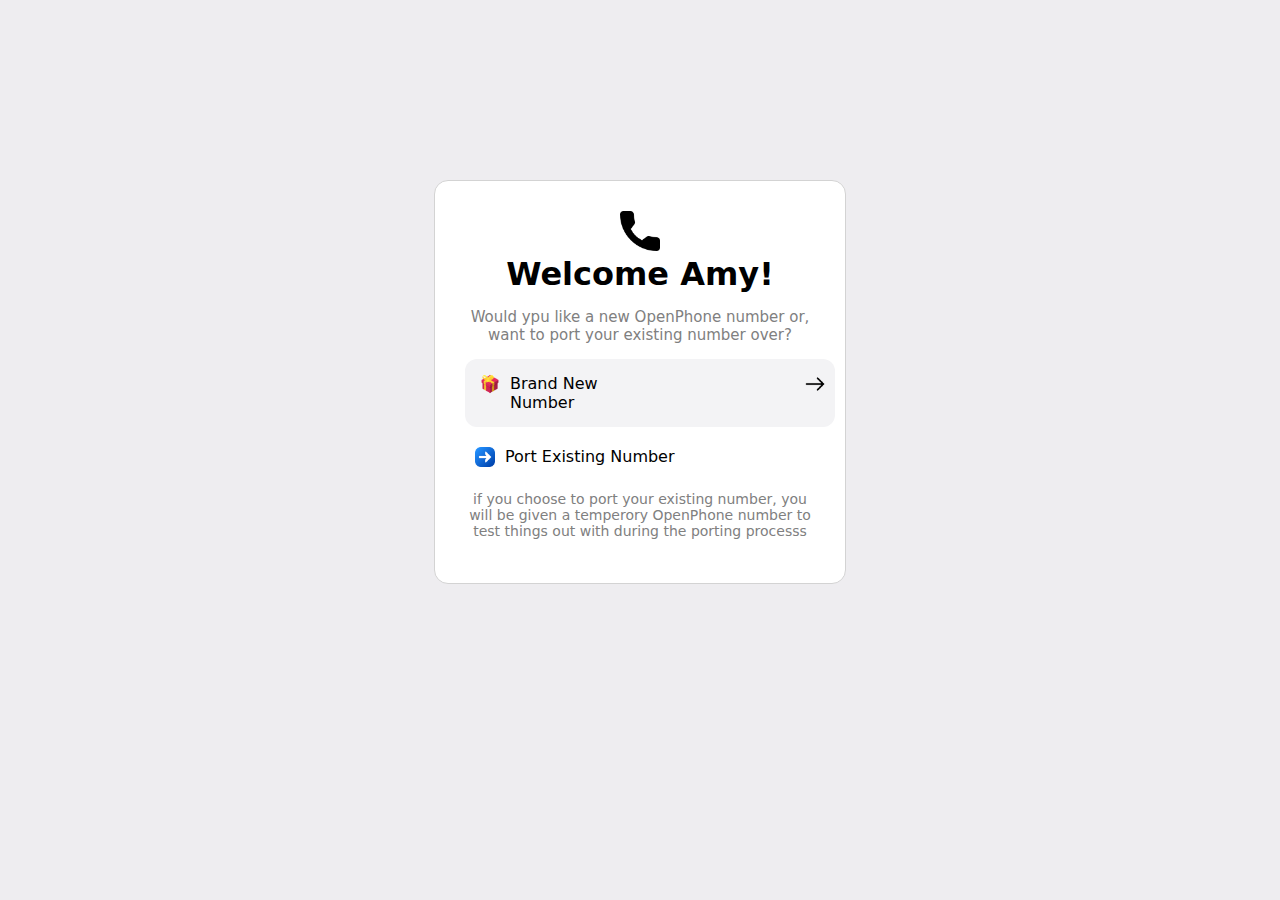
<file: CSS-Assignments/Assignment-1/card3.html>
<!DOCTYPE html>
<html lang="en">
<head>
    <meta charset="UTF-8">
    <meta name="viewport" content="width=device-width, initial-scale=1.0">
    <title>Card-3</title>
    <link rel="stylesheet" href="cards.css">
</head>
<body>
    

    <div class="card3 center">
      <img src="allcards-images/call.png" alt="" height="40px" />
      <div class="center">
        <h1 style="margin: 0;">Welcome Amy!</h1>
      <p class="para-card2">
        Would ypu like a new OpenPhone number or, want to port your existing number over?
      </p>

      <div class="work">
        <img src="allcards-images/box.png" alt="" class="icon">
        <p class="text">Brand New Number</p>
        <img src="allcards-images/next.png" alt="" class=" card3-icon2">
      </div>

      <div class="personal">
        <img src="allcards-images/right-arrow.png" alt="" class="icon">
        <p class="text">Port Existing  Number</p>
      </div>
      <p class="card3-lastpara">if you choose to port your existing number, you will be given a temperory OpenPhone number to test things out with during the porting processs</p>
      </div>









</body>
</html>
</file>
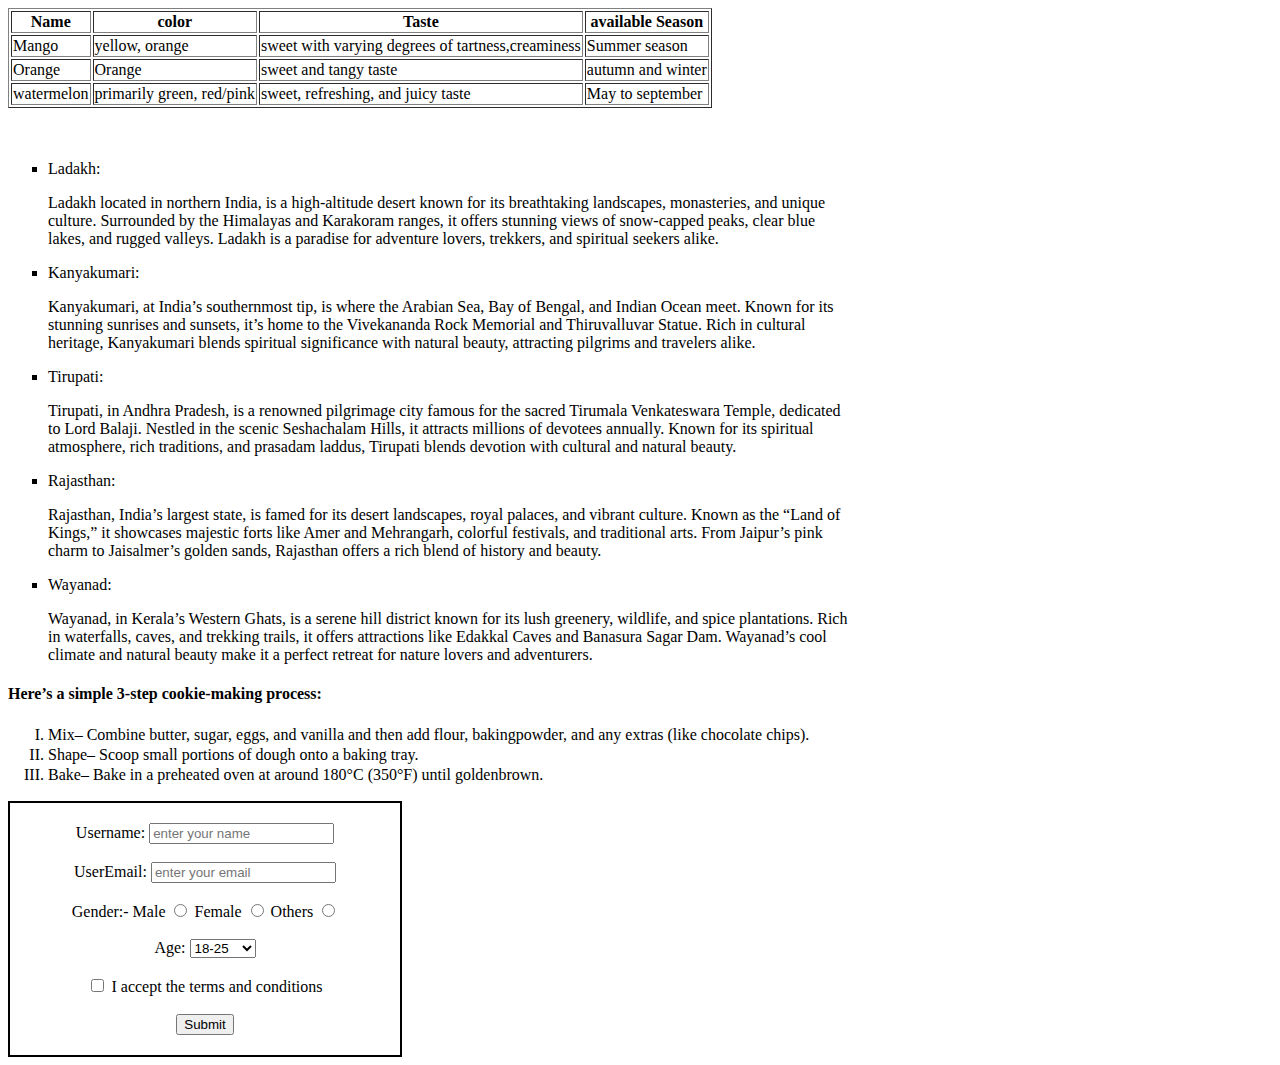
<file: HTML-Assignments/Assignment-2/Assignment2.html>
<!DOCTYPE html>
<html lang="en">
  <head>
    <meta charset="UTF-8" />
    <meta name="viewport" content="width=device-width, initial-scale=1.0" />
    <title>Assignment-2</title>
  </head>
  <body>
    <!-- 1.create a table with 3 coloumns and 4 rows -->
    <table border>
      <tr>
        <th>Name</th>
        <th>color</th>
        <th>Taste</th>
        <th>available Season</th>
      </tr>
      <tr>
        <td>Mango</td>
        <td>yellow, orange</td>
        <td>sweet with varying degrees of tartness,creaminess</td>
        <td>Summer season</td>
      </tr>
      <tr>
        <td>Orange</td>
        <td>Orange</td>
        <td>sweet and tangy taste</td>
        <td>autumn and winter</td>
      </tr>
      <tr>
        <td>watermelon</td>
        <td>primarily green, red/pink</td>
        <td>sweet, refreshing, and juicy taste</td>
        <td>May to september</td>
      </tr>
    </table>
    <br /><br />

    <!-- 2. make a  5 fav items using unorderded lists and give  a breif note aswell -->

    <!-- my topic is Places -->
    <ul type="square" style="width: 800px">
      <li>
        Ladakh:
        <p>
          Ladakh located in northern India, is a high-altitude desert known for
          its breathtaking landscapes, monasteries, and unique culture.
          Surrounded by the Himalayas and Karakoram ranges, it offers stunning
          views of snow-capped peaks, clear blue lakes, and rugged valleys.
          Ladakh is a paradise for adventure lovers, trekkers, and spiritual
          seekers alike.
        </p>
      </li>
      <li>
        Kanyakumari:
        <p>
          Kanyakumari, at India’s southernmost tip, is where the Arabian Sea,
          Bay of Bengal, and Indian Ocean meet. Known for its stunning sunrises
          and sunsets, it’s home to the Vivekananda Rock Memorial and
          Thiruvalluvar Statue. Rich in cultural heritage, Kanyakumari blends
          spiritual significance with natural beauty, attracting pilgrims and
          travelers alike.
        </p>
      </li>
      <li>
        Tirupati:
        <p>
          Tirupati, in Andhra Pradesh, is a renowned pilgrimage city famous for
          the sacred Tirumala Venkateswara Temple, dedicated to Lord Balaji.
          Nestled in the scenic Seshachalam Hills, it attracts millions of
          devotees annually. Known for its spiritual atmosphere, rich
          traditions, and prasadam laddus, Tirupati blends devotion with
          cultural and natural beauty.
        </p>
      </li>
      <li>
        Rajasthan:
        <p>
          Rajasthan, India’s largest state, is famed for its desert landscapes,
          royal palaces, and vibrant culture. Known as the “Land of Kings,” it
          showcases majestic forts like Amer and Mehrangarh, colorful festivals,
          and traditional arts. From Jaipur’s pink charm to Jaisalmer’s golden
          sands, Rajasthan offers a rich blend of history and beauty.
        </p>
      </li>
      <li>
        Wayanad:
        <p>
          Wayanad, in Kerala’s Western Ghats, is a serene hill district known
          for its lush greenery, wildlife, and spice plantations. Rich in
          waterfalls, caves, and trekking trails, it offers attractions like
          Edakkal Caves and Banasura Sagar Dam. Wayanad’s cool climate and
          natural beauty make it a perfect retreat for nature lovers and
          adventurers.
        </p>
      </li>
    </ul>

    <!-- 3. create a 3 list items using ol & step by step based on ranking or one after other -->

    <section>
      <h4>Here’s a simple 3-step cookie-making process:</h4>
      <ol type="I" style="line-height: 20px">
        <li>
          Mix– Combine butter, sugar, eggs, and vanilla and then add flour,
          bakingpowder, and any extras (like chocolate chips).
        </li>
        <li>Shape– Scoop small portions of dough onto a baking tray.</li>
        <li>
          Bake– Bake in a preheated oven at around 180°C (350°F) until
          goldenbrown.
        </li>
      </ol>
    </section>

    <!-- 4.create a form -->

    <section style="border: 2px solid black; width: 350px; padding: 20px; text-align: center;">
      <form>
        <label>Username:</label>
        <input
          type="text"
          placeholder="enter your name"
          minlength="3"
          maxlength="50"
        />
        <br /><br />
        <label>UserEmail:</label>
        <input type="email" placeholder="enter your email" required />
        <br /><br />

        <label>Gender:-</label>
        <label name="gender">Male</label>
        <input type="radio" name="gender" />

        <label name="gender">Female</label>
        <input type="radio" name="gender" />

        <label name="gender">Others</label>
        <input type="radio" name="gender" />
        <br /><br />

        <label>Age: </label>
        <select name="Age">
          <option value="18-25">18-25</option>
          <option value="25-34">25-34</option>
          <option value="34-44">34-44</option>
          <option value="44...">44...etc</option>
        </select>
        <br><br>
        <input type="checkbox"><label> I accept the terms and conditions</label>
        <br><br>
        <button type="submit">Submit</button>
      </form>
    </section>

  </body>
</html>
</file>
<file: CSS-Assignments/Assignment-2/index.css>
body{
    font-family: system-ui, -apple-system, BlinkMacSystemFont, 'Segoe UI', Roboto, Oxygen, Ubuntu, Cantarell, 'Open Sans', 'Helvetica Neue', sans-serif;
    margin: 0;
    box-sizing: border-box;
}
.blog{
    /* display: none; */
    width: 600px;
    margin: 30px auto;
}
.blog-img{
    width: 100%;
    border-radius: 14px;
}
.newsletter-btn{
    background-color: black;
    color: white;
    padding: 16px 30px;
    border-radius: 40px;
    font-size: 16px;
    position: fixed;
    bottom:40px;
    right:30px;
}
.blog-title{
    position: sticky;
    background-color: white;
    top: 0px;
    font-size: 40px;
}


/* card css */

.card{
    /* display: none; */
    width: 650px;
    border-radius: 14px;
    border: 1px solid lightgrey;
    margin: 50px auto;
    position: relative;
}
.card-img{
    width: 100%;
    border-radius: 14px;
}
.text{
    position: absolute;
    left: 40px;
    bottom: 100px;
    color: white;
    z-index: 100;
    padding: 14px;
}
.transparent-layer{
    background-color: rgba(0, 0, 0, 0.508);
    position: absolute;
    top: 0PX;
    left: 0px;
    right: 0px;
    bottom: 0px;
    border-radius: 14px;
    z-index: 0;
}



/* card-2 css */
.card2{
    width: 300px;
    border:1px solid lightgrey;
    border-radius: 14px;
    padding: 8px;
    margin: 50px auto;
}
.user-img{
    height: 100px;
    border-radius: 50%;
}
.center{
    text-align: center;
}
.link{
    background-color: black;
    color: white;
    border-radius: 40px;
    padding: 16px 40px;
    font-size: 16px;
    text-decoration: none;
    display: inline-block;
}
</file>
<file: CSS-Assignments/Assignment-3/index.css>
body{
    margin:0;
    font-family: system-ui, -apple-system, BlinkMacSystemFont, 'Segoe UI', Roboto, Oxygen, Ubuntu, Cantarell, 'Open Sans', 'Helvetica Neue', sans-serif;
    box-sizing: border-box;
    background-color: black;
}
.page{
    display: flex;
}

.side-bar{
    width: 15%;
    color: white;
    background-color: black;
    border-right: 1px solid rgba(146, 139, 139, 0.493);
    padding: 14px;
    position: fixed;
    z-index: 80;
}
.insta-logo{
    padding: 30px 14px;
}
.icons{
    display: flex;
    align-items: center;
    gap: 12px;
    padding: 0px 14px;
}
.icons > p{
    font-size: 16px;
}
.avatar{
    height: 30px;
    border-radius: 50%;
    border: none;
}
.seperate-batch{
    margin: 19px 0px;
}

/* main-box css */
.main-box{
    margin: 0px 410px;
}
.top-content{
    background-color: black;
    color: white;
    display: flex;
    margin: 70px auto;
    justify-content: center;
}
.google-logo{
    height: 150px;
    border-radius: 50%;
    margin-right: 80px;
    margin-top: 30px;
}
.box{
    font-size: 16px;
}
.set-1{
    font-size: 20px;
    display: flex;
    align-items: center;
    gap: 15px;
    margin-bottom: 10px;
}
.title-icon{
    display: flex;
    align-items: center;
    gap: 5px;
    font-size: 22px;
}
.follow{
    background-color: rgb(74,93,249);
    color: white;
    border-radius: 8px;
    border: none;
    padding: 8px 24px;
    font-size: 16px;
}
.message{
    background-color: rgb(37,41,46);
    color: white;
    border-radius: 8px;
    border: none;
    padding: 8px 24px;
    font-size: 16px;
}
.add-friend{
    background-color: rgb(54,54,54);
    color: white;
    border-radius: 8px;
    border: none;
    padding: 6px 10px;
}
.set-2{
    display: flex;
    align-items: center;
    justify-content: space-between;
}
.google-btn{
    border-radius: 14px;
    border: none;
    background-color: rgb(80, 80, 80);
    color: white;
    padding: 6px 12px;
    margin: 10px 0px;
}

.icons-top-posts{
    width: 500px;
    display: flex;
    gap: 200px;
    justify-content: center;
    margin: 10px 200px;
    color: lightgrey;
}

.posts{
    display: flex;
    width: 905px;
    justify-content: center;  
}
.card{
    display: flex;
    flex-wrap: wrap;
    gap: 1px;
    cursor: pointer;
}
.post-img{
    width: 300px;
    height: 400px;
}


.chat-btn{
    border-radius: 50px;
    width: 240px;
    position: fixed;
    bottom: 30px;
    right: 20px;
    display: flex;
    align-items: center;
    justify-content: space-between;
    color: white;
    background-color: rgb(33,35,40);
    padding: 8px;
    z-index: 500;
    cursor: pointer;
}
.btn-grp1{
    display: flex;
    align-items: center;
    gap: 5px;
    font-size: 18px;
    padding: 5px;
}
.avatar-collide{
    display: flex;
    position: relative;
}
.btn-avatar1{
    height: 30px;
    border-radius: 50%;
    border: none;  
}
.btn-avatar2{
    height: 30px;
    border-radius: 50%;
    border: none; 
    position: absolute;
    right: 20px;  
}
</file>
<file: CSS-Assignments/Assignment-1/cards.css>
body{
    background-color: rgb(238,237,240);
    margin: 0;
    box-sizing: border-box;
    font-family: system-ui, -apple-system, BlinkMacSystemFont, 'Segoe UI', Roboto, Oxygen, Ubuntu, Cantarell, 'Open Sans', 'Helvetica Neue', sans-serif;
}

/* card-1 css */
.card1{
    border: 1px solid lightgray;
    border-radius: 14px;
    width: 300px;
    margin: 20px;
    padding: 35px;
    background-color: white;
    margin: 50px auto;
}
.card1-img{
    width: 100%;
    border-top-left-radius: 14px;
    border-top-right-radius: 14px;
}
.input{
    width: 100%;
    padding: 12px;
    box-sizing: border-box;
    border-radius: 10px;
    border: 2px solid rgb(156,137,200);
    text-align: center;
    font-weight: 400;
    font-size: 16px;
}
.btn1{
    width: 100%;
    padding: 12px;
    background-color: rgb(106,47,254);
    color: white;
    border-radius: 10px;
    border: none;
    margin-top: 15px;
    font-size: 16px;
}
.center{
    text-align: center;
}


/* card-2 css */
.card2{
    border: 1px solid lightgray;
    border-radius: 14px;
    width: 300px;
    background-color: white;
    padding: 30px;
    margin: 180px auto;
}
.para-card2{
    font-size: 15px;
    color:grey;
    font-weight: 500;
}

.work{
    width: 100%;
    background-color: rgb(243,243,245);
    border-radius: 12px;
    text-align: left;
    padding: 10px;
    margin-bottom: 10px;
    display: flex;
}
.icon{
    height: 20px;
    margin: 5px;
}
.icon2{
    height: 20px;
    text-align: right;
    margin: 5px 0px 0px 190px; 
}
.personal{
    text-align: left;
    padding: 5px;
    width: 100%;
    display: flex;
}
.text{
    margin: 5px;
}


/* card-3 css */
.card3{
    border: 1px solid lightgray;
    border-radius: 14px;
    width: 350px;
    background-color: white;
    padding: 30px;
    margin: 180px auto;
}
.card3-icon2{
    height: 20px;
    text-align: right;
    margin: 5px 0px 0px 140px; 
}
.card3-lastpara{
    font-size: 14px;
    color:grey;
    font-weight: 400;    
}
</file>
